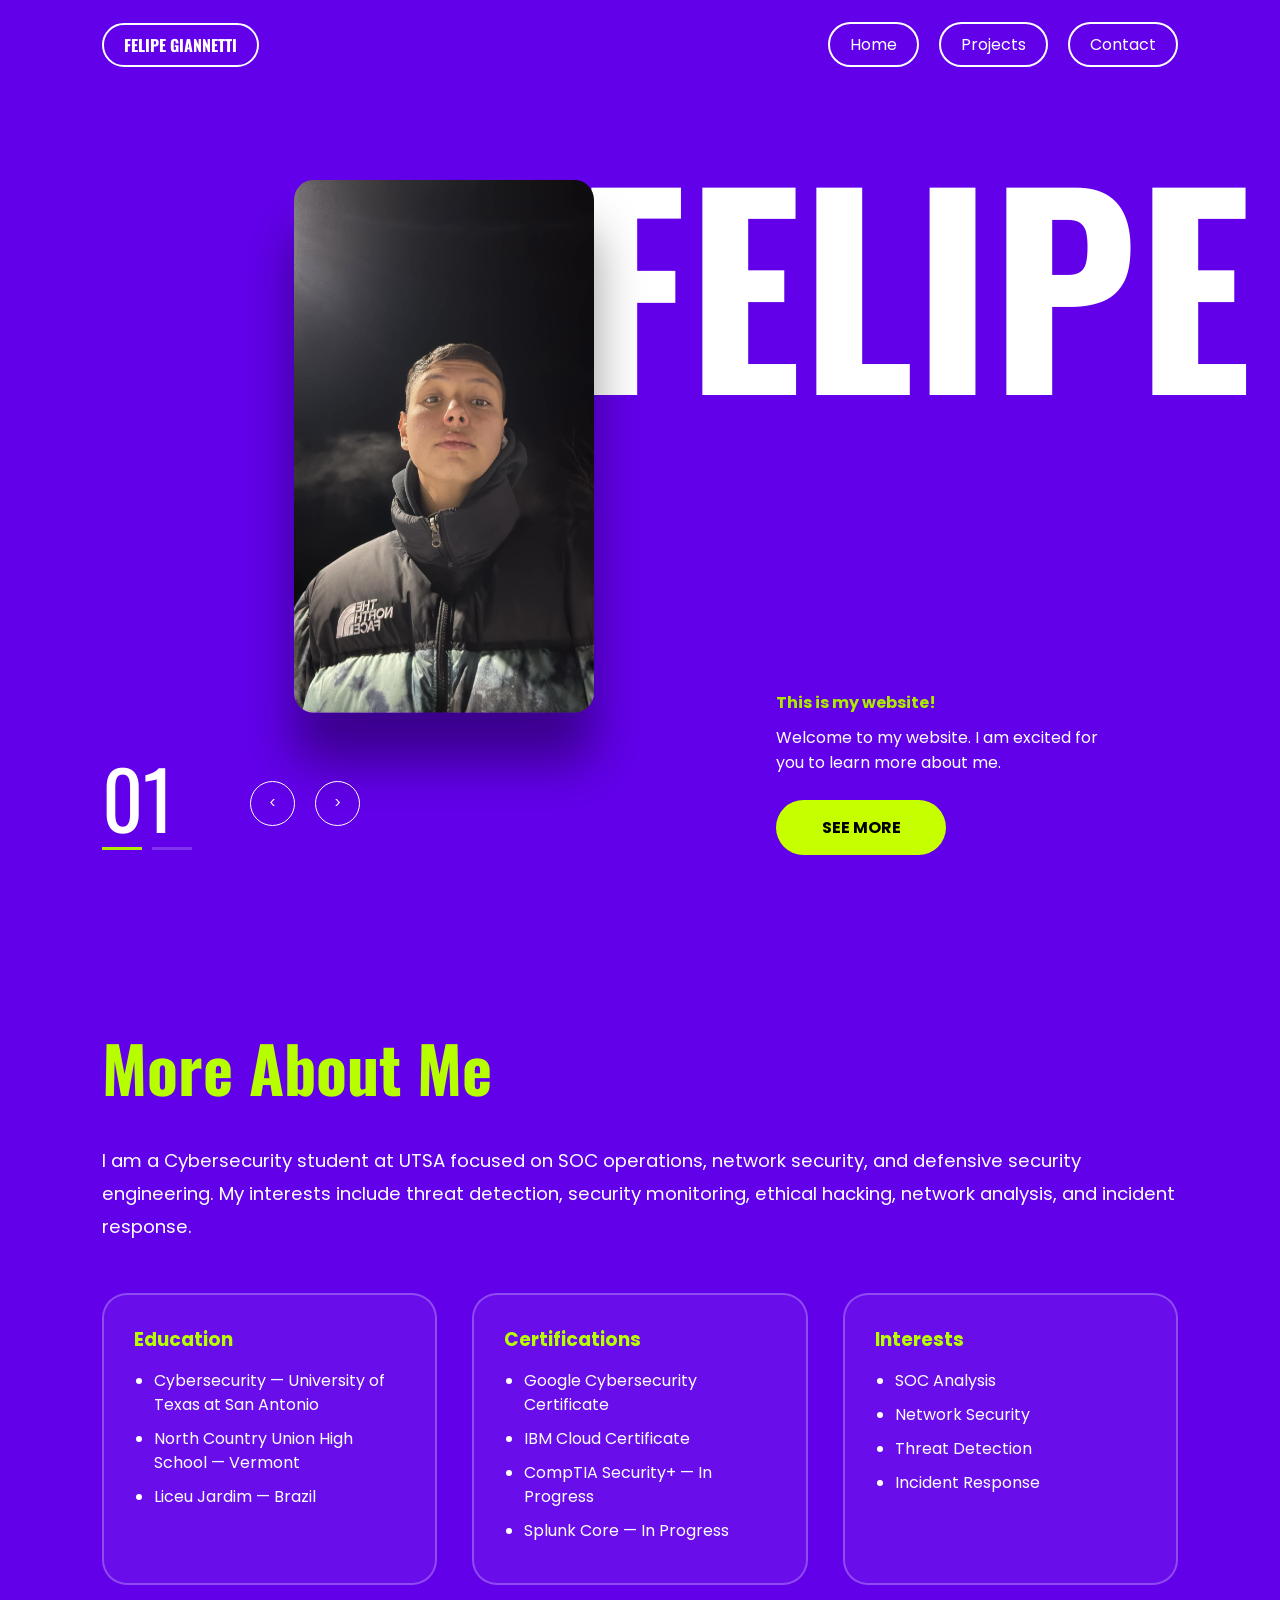
<file: index.html>
<!DOCTYPE html>
<html lang="en">

<head>

<meta charset="UTF-8">
<meta name="viewport" content="width=device-width, initial-scale=1.0">

<title>Felipe Giannetti Portfolio</title>

<link rel="stylesheet" href="styles.css">

<link href="https://fonts.googleapis.com/css2?family=Oswald:wght@700&family=Poppins:wght@300;400;700&display=swap" rel="stylesheet">

</head>

<body>

<header>

<div class="logo">

FELIPE GIANNETTI

</div>

<nav>

<ul>

<li><a href="index.html">Home</a></li>
<li><a href="projects.html">Projects</a></li>
<li><a href="contact.html">Contact</a></li>

</ul>

</nav>

</header>


<main class="slider">

<div class="list">

<div class="item active">

<h1 class="bg-title">FELIPE</h1>

<div class="image-box">

<img src="./img/NEVE 1.jpg">

</div>

<div class="info-box">

<p class="top-label">

This is my website!

</p>

<p class="description">

Welcome to my website. I am excited for you to learn more about me.

</p>

<a href="#more-about-me" class="see-more">
    SEE MORE
</a>

</div>

</div>


<div class="item">

<h1 class="bg-title">

UTSA

</h1>

<div class="image-box">

<img src="./img/FOOTBALL.png">

</div>

<div class="info-box">

<p class="top-label">

Education

</p>

<p class="description">

Student at UTSA, an institution with all three National Center of Academic Excellence designations in Cyber Security.

</p>

<a href="#more-about-me" class="see-more">
    SEE MORE
</a>

<button>

</div>

</div>

</div>


<div class="arrows">

<button class="arrow-btn" id="prev">

&lt;

</button>

<button class="arrow-btn" id="next">

&gt;

</button>

</div>


<div class="indicators">

<div class="number">

01

</div>

<div class="line-container">

<div class="line active"></div>
<div class="line"></div>

</div>

</div>

</main>
<section class="extra-content">
    <div class="content-wrapper">
        <h2 class="section-title">More About Me</h2>
<section id="more-about-me" class="more-about"></section>

        <p class="main-text">
            I am a Cybersecurity student at UTSA focused on SOC operations, network security,
            and defensive security engineering. My interests include threat detection, security
            monitoring, ethical hacking, network analysis, and incident response.
        </p>

        <div class="info-grid">
            <div class="info-item">
                <h3>Education</h3>
                <ul>
                    <li>Cybersecurity — University of Texas at San Antonio</li>
                    <li>North Country Union High School — Vermont</li>
                    <li>Liceu Jardim — Brazil</li>
                </ul>
            </div>

            <div class="info-item">
                <h3>Certifications</h3>
                <ul>
                    <li>Google Cybersecurity Certificate</li>
                    <li>IBM Cloud Certificate</li>
                    <li>CompTIA Security+ — In Progress</li>
                    <li>Splunk Core — In Progress</li>
                </ul>
            </div>

            <div class="info-item">
                <h3>Interests</h3>
                <ul>
                    <li>SOC Analysis</li>
                    <li>Network Security</li>
                    <li>Threat Detection</li>
                    <li>Incident Response</li>
                </ul>
            </div>
        </div>
    </div>
</section>

<script>

const items = document.querySelectorAll('.item')

const number = document.querySelector('.number')

const lines = document.querySelectorAll('.line')

let active = 0

function updateSlider(){

items.forEach(item=>{

item.classList.remove('active')

})

lines.forEach(line=>{

line.classList.remove('active')

})

items[active].classList.add('active')

lines[active].classList.add('active')

number.textContent=

String(active+1).padStart(2,'0')

}

document.getElementById('next')

.onclick=()=>{

active++

if(active>=items.length){

active=0

}

updateSlider()

}

document.getElementById('prev')

.onclick=()=>{

active--

if(active<0){

active=items.length-1

}

updateSlider()

}

</script>
</body>
</html>
</file>
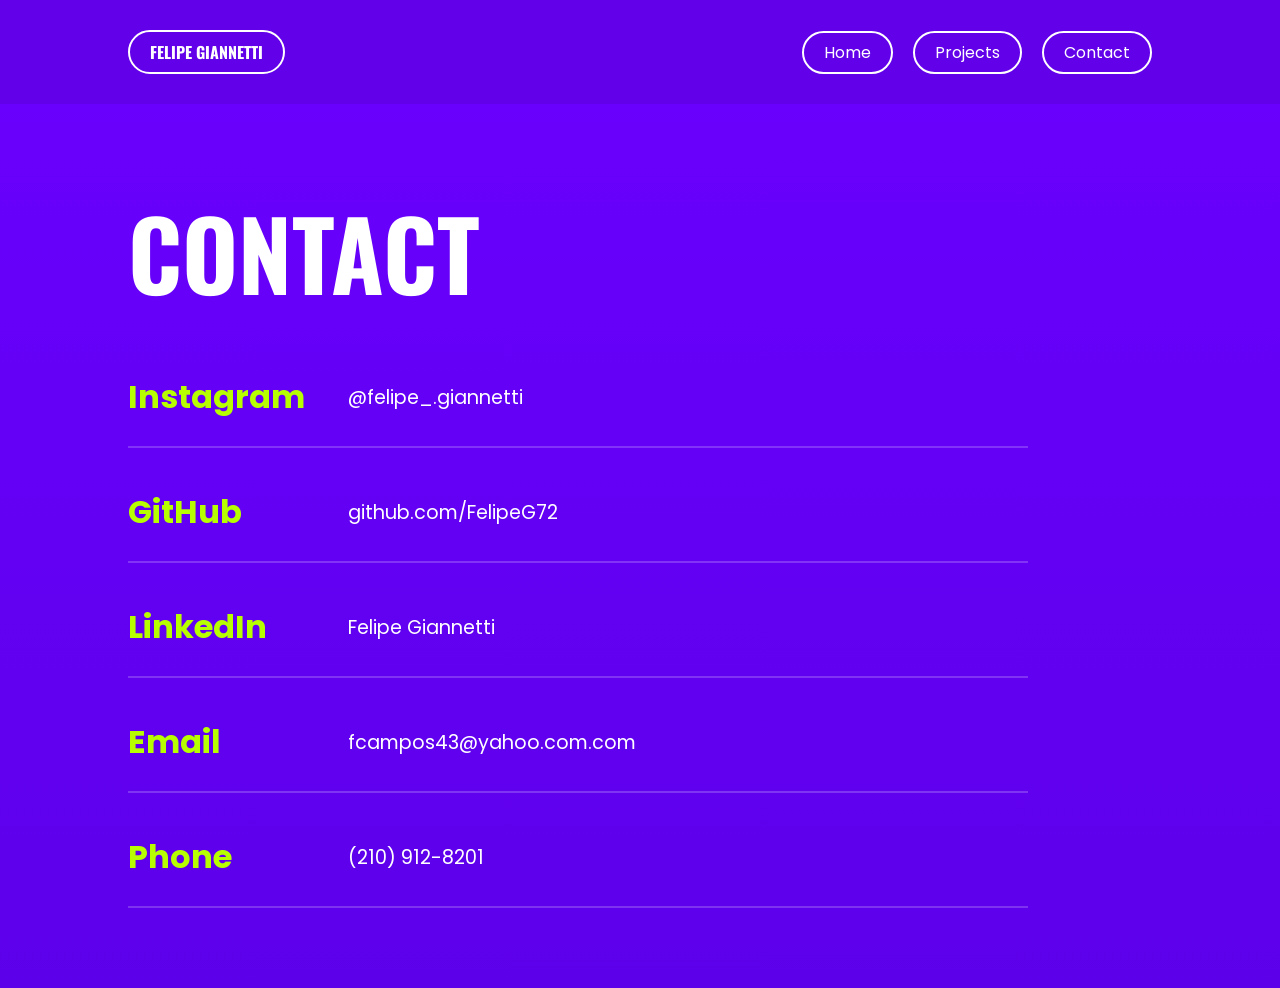
<file: contact.html>
<!DOCTYPE html>
<html lang="en">
<head>
    <meta charset="UTF-8">
    <meta name="viewport" content="width=device-width, initial-scale=1.0">
    <title>Contact | Felipe Giannetti</title>

    <link rel="stylesheet" href="contact.css">
    <link href="https://fonts.googleapis.com/css2?family=Oswald:wght@700&family=Poppins:wght@300;400;700&display=swap" rel="stylesheet">
</head>

<body class="contact-body">

<header>
    <div class="logo">FELIPE GIANNETTI</div>

    <nav>
        <ul>
            <li><a href="index.html">Home</a></li>
            <li><a href="projects.html">Projects</a></li>
            <li><a href="contact.html">Contact</a></li>
        </ul>
    </nav>
</header>

<main class="contact-page">
    <h1 class="contact-title">CONTACT</h1>

    <div class="contact-box">
        <div class="contact-item">
            <h3>Instagram</h3>
            <a href="https://www.instagram.com/felipe_.giannetti" target="_blank">@felipe_.giannetti</a>
        </div>

        <div class="contact-item">
            <h3>GitHub</h3>
            <a href="https://github.com/FelipeG72" target="_blank">github.com/FelipeG72</a>
        </div>

        <div class="contact-item">
            <h3>LinkedIn</h3>
            <a href="https://www.linkedin.com/in/felipe-giannetti-53bb98337" target="_blank">Felipe Giannetti</a>
        </div>

        <div class="contact-item">
            <h3>Email</h3>
            <a href="mailto:fcampos43@yahoo.com.com">fcampos43@yahoo.com.com</a>
        </div>

        <div class="contact-item">
            <h3>Phone</h3>
            <p>(210) 912-8201</p>
        </div>
    </div>
</main>

</body>
</html>
</file>
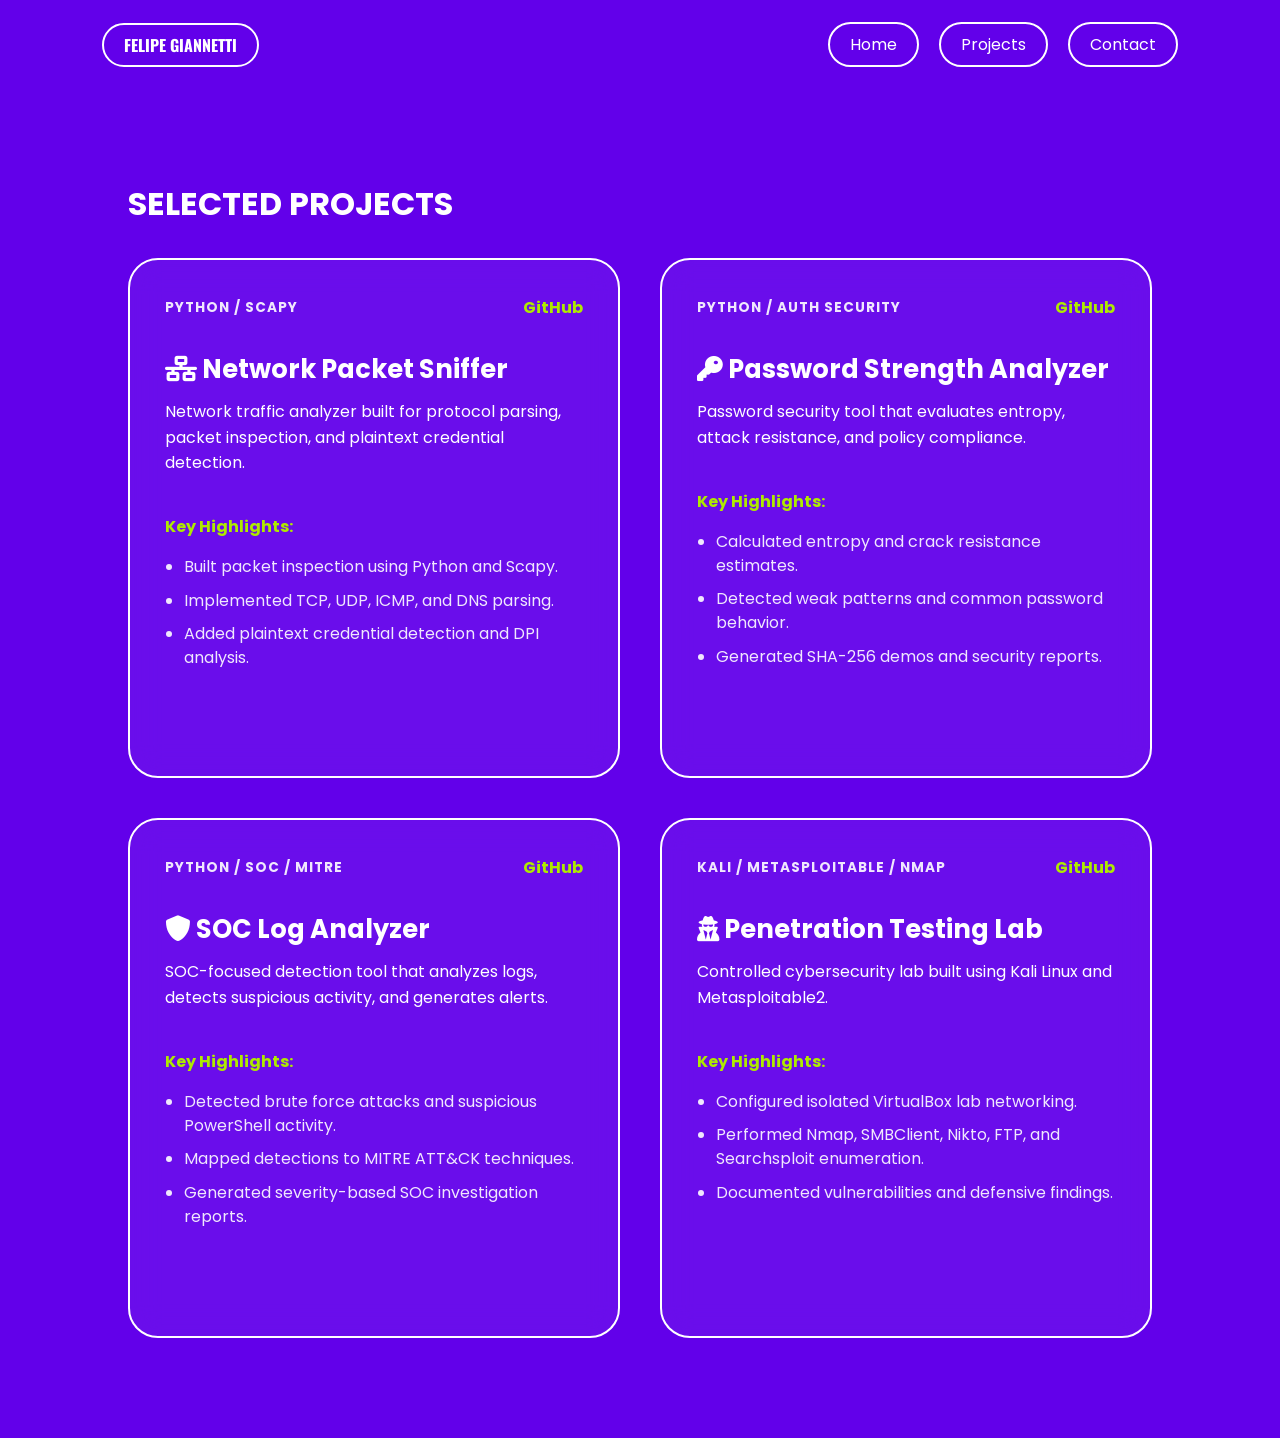
<file: projects.html>
<!DOCTYPE html>
<html lang="en">
<head>
    <meta charset="UTF-8">
    <meta name="viewport" content="width=device-width, initial-scale=1.0">
    <title>Projects - Felipe Giannetti</title>

    <link rel="stylesheet" href="styles.css">
    <link rel="stylesheet" href="projects.css">
    <link rel="stylesheet" href="https://cdnjs.cloudflare.com/ajax/libs/font-awesome/6.0.0/css/all.min.css">
    <link href="https://fonts.googleapis.com/css2?family=Oswald:wght@700&family=Poppins:wght@300;400;700&display=swap" rel="stylesheet">
</head>

<body class="body-projects">

<header>
    <div class="logo">FELIPE GIANNETTI</div>

    <nav>
        <ul>
            <li><a href="index.html">Home</a></li>
            <li><a href="projects.html">Projects</a></li>
            <li><a href="contact.html">Contact</a></li>
        </ul>
    </nav>
</header>

<main class="projects-container">
    <h1 class="page-title">SELECTED PROJECTS</h1>

    <div class="projects-grid">

        <div class="project-card">
            <div class="project-header">
                <span class="tech-stack">PYTHON / SCAPY</span>
                <a href="https://github.com/FelipeG72/network-dpi-sniffer" class="github-link" target="_blank">GitHub</a>
            </div>

            <h3><i class="fas fa-network-wired"></i> Network Packet Sniffer</h3>

            <p class="project-intro">
                Network traffic analyzer built for protocol parsing, packet inspection, and plaintext credential detection.
            </p>

            <h4 class="skills-heading">Key Highlights:</h4>

            <ul class="skills-list">
                <li>Built packet inspection using Python and Scapy.</li>
                <li>Implemented TCP, UDP, ICMP, and DNS parsing.</li>
                <li>Added plaintext credential detection and DPI analysis.</li>
            </ul>
        </div>

        <div class="project-card">
            <div class="project-header">
                <span class="tech-stack">PYTHON / AUTH SECURITY</span>
                <a href="https://github.com/FelipeG72/password-strength-analyzer" class="github-link" target="_blank">GitHub</a>
            </div>

            <h3><i class="fas fa-key"></i> Password Strength Analyzer</h3>

            <p class="project-intro">
                Password security tool that evaluates entropy, attack resistance, and policy compliance.
            </p>

            <h4 class="skills-heading">Key Highlights:</h4>

            <ul class="skills-list">
                <li>Calculated entropy and crack resistance estimates.</li>
                <li>Detected weak patterns and common password behavior.</li>
                <li>Generated SHA-256 demos and security reports.</li>
            </ul>
        </div>

        <div class="project-card">
            <div class="project-header">
                <span class="tech-stack">PYTHON / SOC / MITRE</span>
                <a href="https://github.com/FelipeG72/soc-log-analyzer" class="github-link" target="_blank">GitHub</a>
            </div>

            <h3><i class="fas fa-shield-alt"></i> SOC Log Analyzer</h3>

            <p class="project-intro">
                SOC-focused detection tool that analyzes logs, detects suspicious activity, and generates alerts.
            </p>

            <h4 class="skills-heading">Key Highlights:</h4>

            <ul class="skills-list">
                <li>Detected brute force attacks and suspicious PowerShell activity.</li>
                <li>Mapped detections to MITRE ATT&CK techniques.</li>
                <li>Generated severity-based SOC investigation reports.</li>
            </ul>
        </div>

        <div class="project-card">
            <div class="project-header">
                <span class="tech-stack">KALI / METASPLOITABLE / NMAP</span>
                <a href="https://github.com/FelipeG72/penetration-testing-lab" class="github-link" target="_blank">GitHub</a>
            </div>

            <h3><i class="fas fa-user-secret"></i> Penetration Testing Lab</h3>

            <p class="project-intro">
                Controlled cybersecurity lab built using Kali Linux and Metasploitable2.
            </p>

            <h4 class="skills-heading">Key Highlights:</h4>

            <ul class="skills-list">
                <li>Configured isolated VirtualBox lab networking.</li>
                <li>Performed Nmap, SMBClient, Nikto, FTP, and Searchsploit enumeration.</li>
                <li>Documented vulnerabilities and defensive findings.</li>
            </ul>
        </div>

    </div>
</main>

</body>
</html>
</file>
<file: styles.css>
* {
    margin: 0;
    padding: 0;
    box-sizing: border-box;
    font-family: 'Poppins', sans-serif;
}

body {
    background-color: #6200ea;
    color: #fff;
    overflow-x: hidden;
    overflow-y: auto;
    height: auto;
}
header {
    display: flex;
    justify-content: space-between;
    align-items: center;

    padding: 22px 8%;

    position: fixed;
    top: 0;
    left: 0;
    width: 100%;

    z-index: 1000;

    background: #6200ea;
}
header .logo {
    color: #ffffff;
    font-family: 'Oswald', sans-serif;
    font-weight: bold;
    text-transform: uppercase;
    border: 2px solid #ffffff;
    padding: 8px 20px;
    border-radius: 25px;
    transition: 0.3s;
}

header .logo:hover {
    background: #fff;
    color: #6200ea;
}

header ul {
    display: flex;
    gap: 20px;
    list-style: none;
}

header ul li {
    border: 2px solid #fff;
    border-radius: 25px;
    transition: 0.3s;
}

header ul li a {
    text-decoration: none;
    color: #fff;
    padding: 8px 20px;
    display: block;
}

header ul li:hover {
    background-color: #fff;
}

header ul li:hover a {
    color: #6200ea;
}

.slider,
.extra-content {
    height: 100vh;
    min-height: 100vh;
}

.item { 
    display: none; 
}

.item.active { 
    display: block; 
}
.image-box {
    position: absolute;
    top: 50%;
    left: 30%;
    transform: translate(-30%, -50%);
    z-index: 2;
}

.image-box img {
    width: 300px;
    border-radius: 20px;
    box-shadow: 0 50px 50px rgba(0,0,0,0.4);
}

.bg-title {
    position: absolute;
    font-family: 'Oswald', sans-serif;
    font-size: 20vw;
    color: #fff;
    opacity: 0.15;
    z-index: 1;
    left: 45%;
    top: 10%;
    transform: translate(-50%, -50%);
    pointer-events: none;
}

.info-box {
    position: absolute;
    right: 12%;
    bottom: 5%;
    max-width: 350px;
    z-index: 3;
}

.top-label {
    color: #aeea00;
    font-weight: 700;
    margin-bottom: 10px;
}

.see-more{
    display:inline-flex;
    align-items:center;
    justify-content:center;

    width:170px;
    height:55px;

    background:#c6ff00;
    color:#000;

    border-radius:30px;

    text-decoration:none; /* removes underline */
    font-weight:700;

    margin-top:25px; /* fixes spacing */

    transition:0.3s ease;
}

.see-more:hover{
    transform:scale(1.05);
}

.arrows {
    position: absolute;
    bottom: 74px;   
    left: 250px;    
    display: flex;
    gap: 20px;
    z-index: 10;
}

.arrow-btn {
    background: transparent;
    border: 1px solid #fff;
    color: #fff;
    width: 45px;
    height: 45px;
    border-radius: 50%;
    cursor: pointer;
}

.indicators {
    position: absolute;
    bottom: 50px;
    left: 8%;
    z-index: 5;
}

.indicators .number {
    font-size: 5rem;
    font-family: 'Oswald', sans-serif;
    color: #fff;
    line-height: 1;
}

.line-container {
    display: flex;
    gap: 10px;
    margin-top: 10px;
}

.line {
    width: 40px;
    height: 3px;
    background: rgba(255,255,255,0.2);
}

.line.active {
    background: #aeea00;
}


.extra-content {
    position: relative;
    z-index: 10;
    background: #6200ea;
    padding: 150px 8% 120px;
    min-height: 100vh;
}

.content-wrapper {
    max-width: 1100px;
    margin: 0 auto;
}

.section-title {
    font-family: 'Oswald', sans-serif;
    font-size: 4rem;
    color: #b7ff00;
    margin-bottom: 30px;
}

.main-text {
    font-size: 1.15rem;
    line-height: 1.8;
    margin-bottom: 50px;
}
.info-grid {
    display: grid;
    grid-template-columns: repeat(3, 1fr);
    gap: 35px;
}

.info-item {
    border: 2px solid rgba(255,255,255,0.25);
    border-radius: 25px;
    padding: 30px;
    background: rgba(255,255,255,0.05);
}

.info-item h3 {
    color: #b7ff00;
    margin-bottom: 15px;
}

.info-item ul {
    padding-left: 20px;
}

.info-item li {
    margin-bottom: 10px;
    line-height: 1.5;
}

@keyframes efeitoEntrada {
    from { opacity: 0; transform: translateY(30px); filter: blur(10px); }
    to { opacity: 1; transform: translateY(0); filter: blur(0); }
}

.item.active .image-box img { animation: efeitoEntrada 0.8s ease-out forwards; }
.item.active .info-box { animation: efeitoEntrada 0.8s ease-out 0.2s forwards; opacity: 0; }
.item.active .bg-title { animation: efeitoEntrada 1.2s ease-out forwards; }

.extra-content {
    min-height: 100vh;
    background: #6200ea;
    padding: 120px 8%;
    position: relative;
    z-index: 10;
}

.content-wrapper {
    max-width: 1100px;
    margin: 0 auto;
}

.section-title {
    font-family: 'Oswald', sans-serif;
    font-size: 4rem;
    color: #b7ff00;
    margin-bottom: 30px;
}

.main-text {
    font-size: 1.15rem;
    line-height: 1.8;
    margin-bottom: 50px;
}

.info-grid {
    display: grid;
    grid-template-columns: repeat(3, 1fr);
    gap: 35px;
}

.info-item {
    border: 2px solid rgba(255,255,255,0.25);
    border-radius: 25px;
    padding: 30px;
    background: rgba(255,255,255,0.05);
}

.info-item h3 {
    color: #b7ff00;
    margin-bottom: 15px;
}

.info-item ul {
    padding-left: 20px;
}

.info-item li {
    margin-bottom: 10px;
    line-height: 1.5;
}

html {
    scroll-behavior: smooth;
}
</file>
<file: contact.css>
* {
    margin: 0;
    padding: 0;
    box-sizing: border-box;
}

body {
    font-family: 'Poppins', sans-serif;
    background-color: #6200ea;
    color: white;
    overflow-x: hidden;
}

header {
    display: flex;
    justify-content: space-between;
    align-items: center;
    padding: 30px 10%;
    position: fixed;
    top: 0;
    left: 0;
    width: 100%;
    z-index: 1000;
    background-color: #6200ea;
}

.logo {
    font-family: 'Oswald', sans-serif;
    font-size: 1rem;
    font-weight: 700;
    color: white;
    border: 2px solid white;
    padding: 8px 20px;
    border-radius: 25px;
    text-transform: uppercase;
}

nav ul {
    display: flex;
    list-style: none;
    gap: 20px;
}

nav ul li a {
    color: white;
    text-decoration: none;
    font-size: 1rem;
    padding: 8px 20px;
    border: 2px solid white;
    border-radius: 50px;
    transition: 0.3s ease;
}

nav ul li a:hover {
    background-color: white;
    color: #6200ea;
}

.contact-page {
    min-height: 100vh;
    padding: 180px 10% 80px;
    background: linear-gradient(180deg, #6a00ff, #5d00ea);
}

.contact-title {
    font-family: 'Oswald', sans-serif;
    font-size: 6rem;
    margin-bottom: 50px;
    color: white;
    text-transform: uppercase;
}

.contact-box {
    display: flex;
    flex-direction: column;
    max-width: 900px;
    gap: 40px;
}

.contact-item {
    display: grid;
    grid-template-columns: 220px 1fr;
    padding-bottom: 25px;
    border-bottom: 2px solid rgba(255, 255, 255, 0.2);
    align-items: center;
}

.contact-item h3 {
    color: #b7ff00;
    font-size: 2rem;
    font-family: 'Poppins', sans-serif;
    font-weight: 700;
}

.contact-item a,
.contact-item p {
    color: white;
    font-size: 1.2rem;
    text-decoration: none;
}

.contact-item a:hover {
    color: #b7ff00;
}
</file>
<file: projects.css>
/* Garante que o fundo roxo cubra tudo e o texto seja branco */
.body-projects {
    background-color: #6200ea !important; /* Cor roxa base */
    overflow-y: auto !important;
    height: auto !important;
    color: white;
}

/* Espaçamento extra no topo para não ficar por baixo do menu */
.projects-container {
    padding: 180px 10% 100px !important;
    position: relative;
    z-index: 1;
}

/* Alinhamento dos cards na horizontal */
.projects-grid {
    display: grid;
    grid-template-columns: repeat(auto-fit, minmax(350px, 1fr));
    gap: 40px;
    margin-top: 30px;
    align-items: start; /* Mantém o alinhamento superior dos cards uniforme */
}

/* Estilo Base dos Cards */
.project-card {
    background: rgba(255, 255, 255, 0.05);
    backdrop-filter: blur(15px);
    border: 2px solid #ffffff;
    padding: 35px;
    border-radius: 30px;
    position: relative;
    transition: all 0.4s ease-in-out;
    
    /* Configuração Flexbox para conter textos longos dinamicamente */
    display: flex !important;
    flex-direction: column !important;
    justify-content: flex-start !important;
    min-height: 520px;
    height: 100%;
}

.project-card h3 {
    font-family: 'Poppins', sans-serif;
    margin: 15px 0 10px 0;
    font-size: 1.6rem;
    text-align: left;
}

/* Força a cor branca e opacidade total no parágrafo introdutório */
.project-intro {
    font-family: 'Poppins', sans-serif;
    color: #ffffff !important;   
    opacity: 1.0 !important;    
    line-height: 1.6;
    text-align: left;  
    margin-bottom: 1.2rem;
}

/* Cores dos links */
.github-link {
    color: #aeea00 !important;
    text-decoration: none;
    font-weight: bold;
    white-space: nowrap !important;
}

/* Efeito Hover com Brilho Neon */
.project-card:hover {
    transform: translateY(-10px);
    background: rgba(255, 255, 255, 0.1);
    border-color: #aeea00; /* Muda a borda para verde neon */
    box-shadow: 0 0 20px rgba(174, 234, 0, 0.4), 
                inset 0 0 10px rgba(174, 234, 0, 0.2); 
}

/* Alinhamento do Cabeçalho Interno (Tech Stack + Link) */
.project-header {
    display: flex !important;
    flex-direction: row !important;
    justify-content: space-between !important;
    align-items: center !important;
    flex-wrap: nowrap !important; /* Impede quebra de linha feia */
    width: 100% !important;
    margin-bottom: 15px !important;
}

.tech-stack {
    font-family: 'Poppins', sans-serif;
    font-size: 0.85rem;
    font-weight: 700;
    letter-spacing: 1px;
    color: #ffffff !important;
    opacity: 0.9;
    white-space: nowrap !important; /* Mantém as tags em uma linha única */
}

/* Subtítulo de Destaques */
.skills-heading {
    font-family: 'Poppins', sans-serif;
    font-weight: 700;
    color: #aeea00 !important; /* Verde Limão para excelente contraste */
    margin-top: 1.2rem;
    margin-bottom: 0.5rem;
    text-align: left;
}

/* Lista de Bullet Points alinhada à esquerda */
.skills-list {
    font-family: 'Poppins', sans-serif;
    list-style-type: disc; 
    padding-left: 1.2rem;   
    margin-top: 0.5rem;
    text-align: left;
}

.skills-list li {
    margin-bottom: 0.6rem;   
    opacity: 0.9;
    line-height: 1.5;
    color: #ffffff;        
}
</file>
